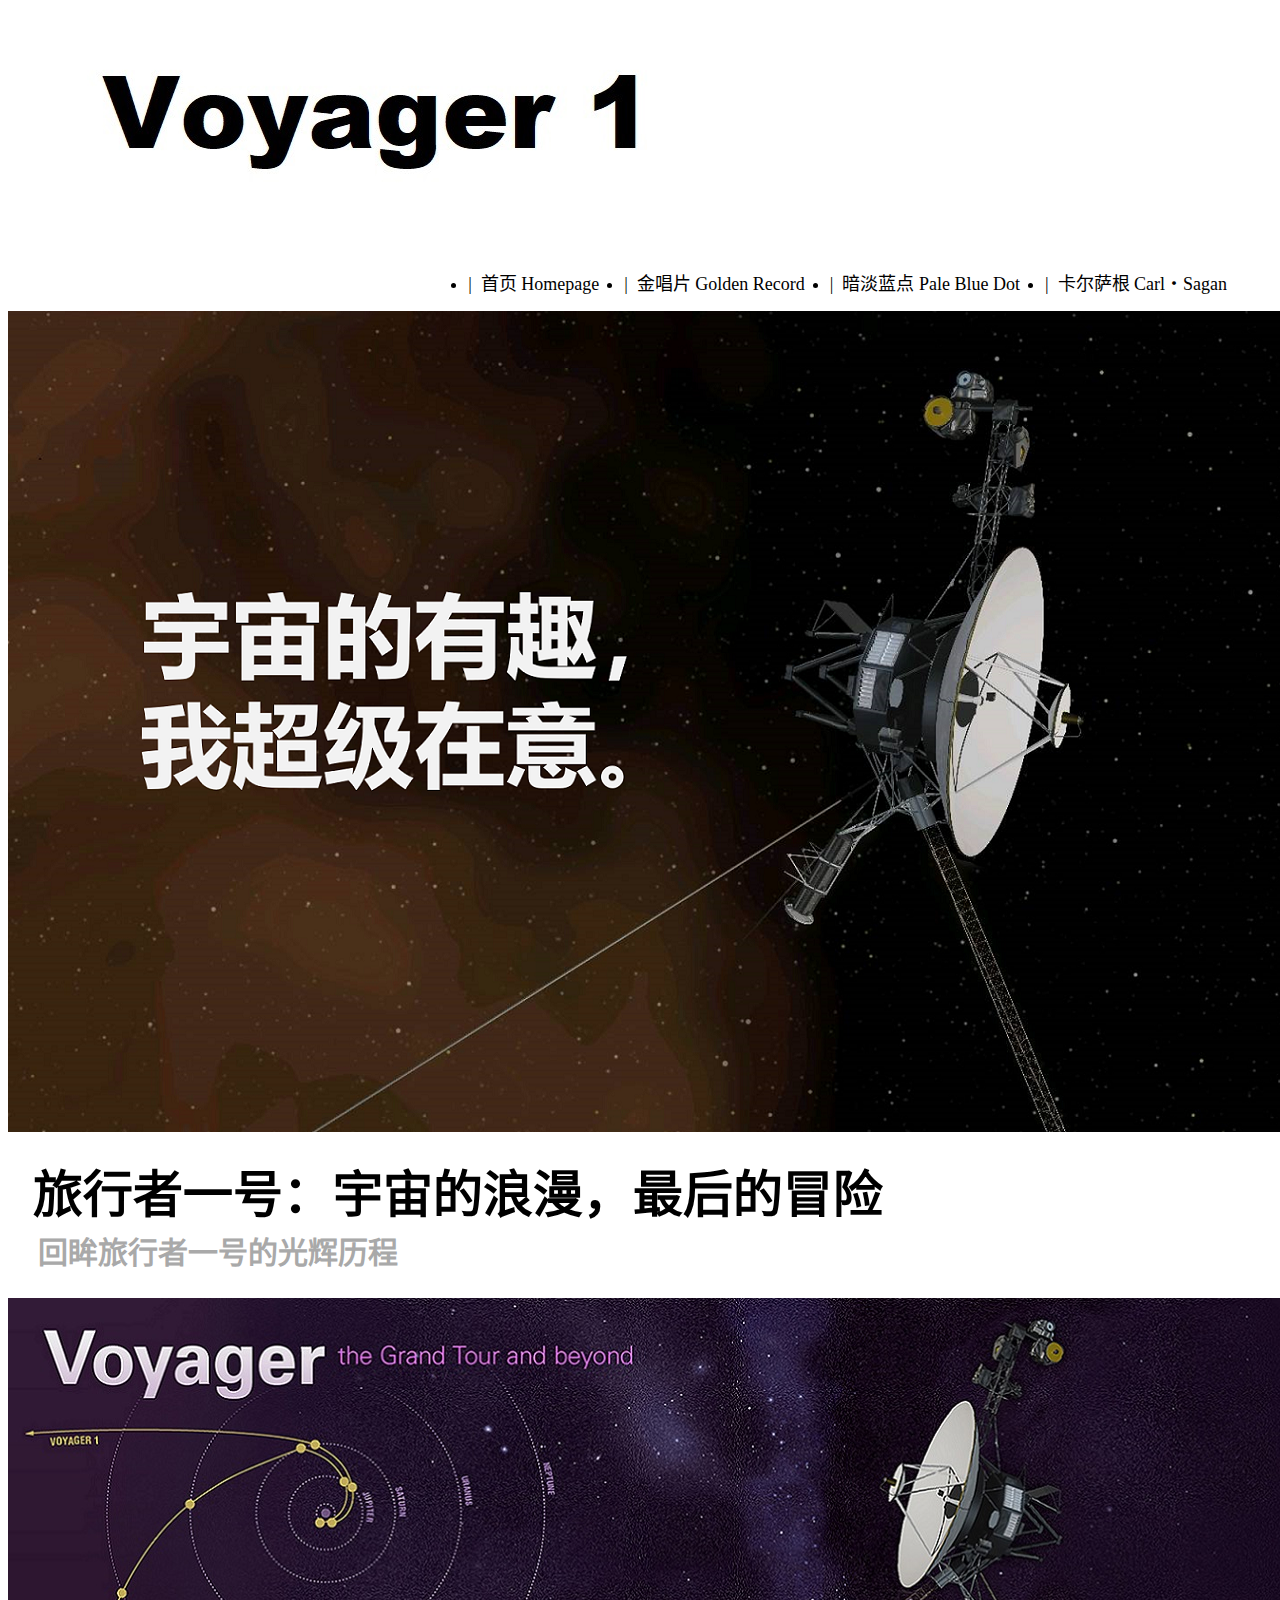
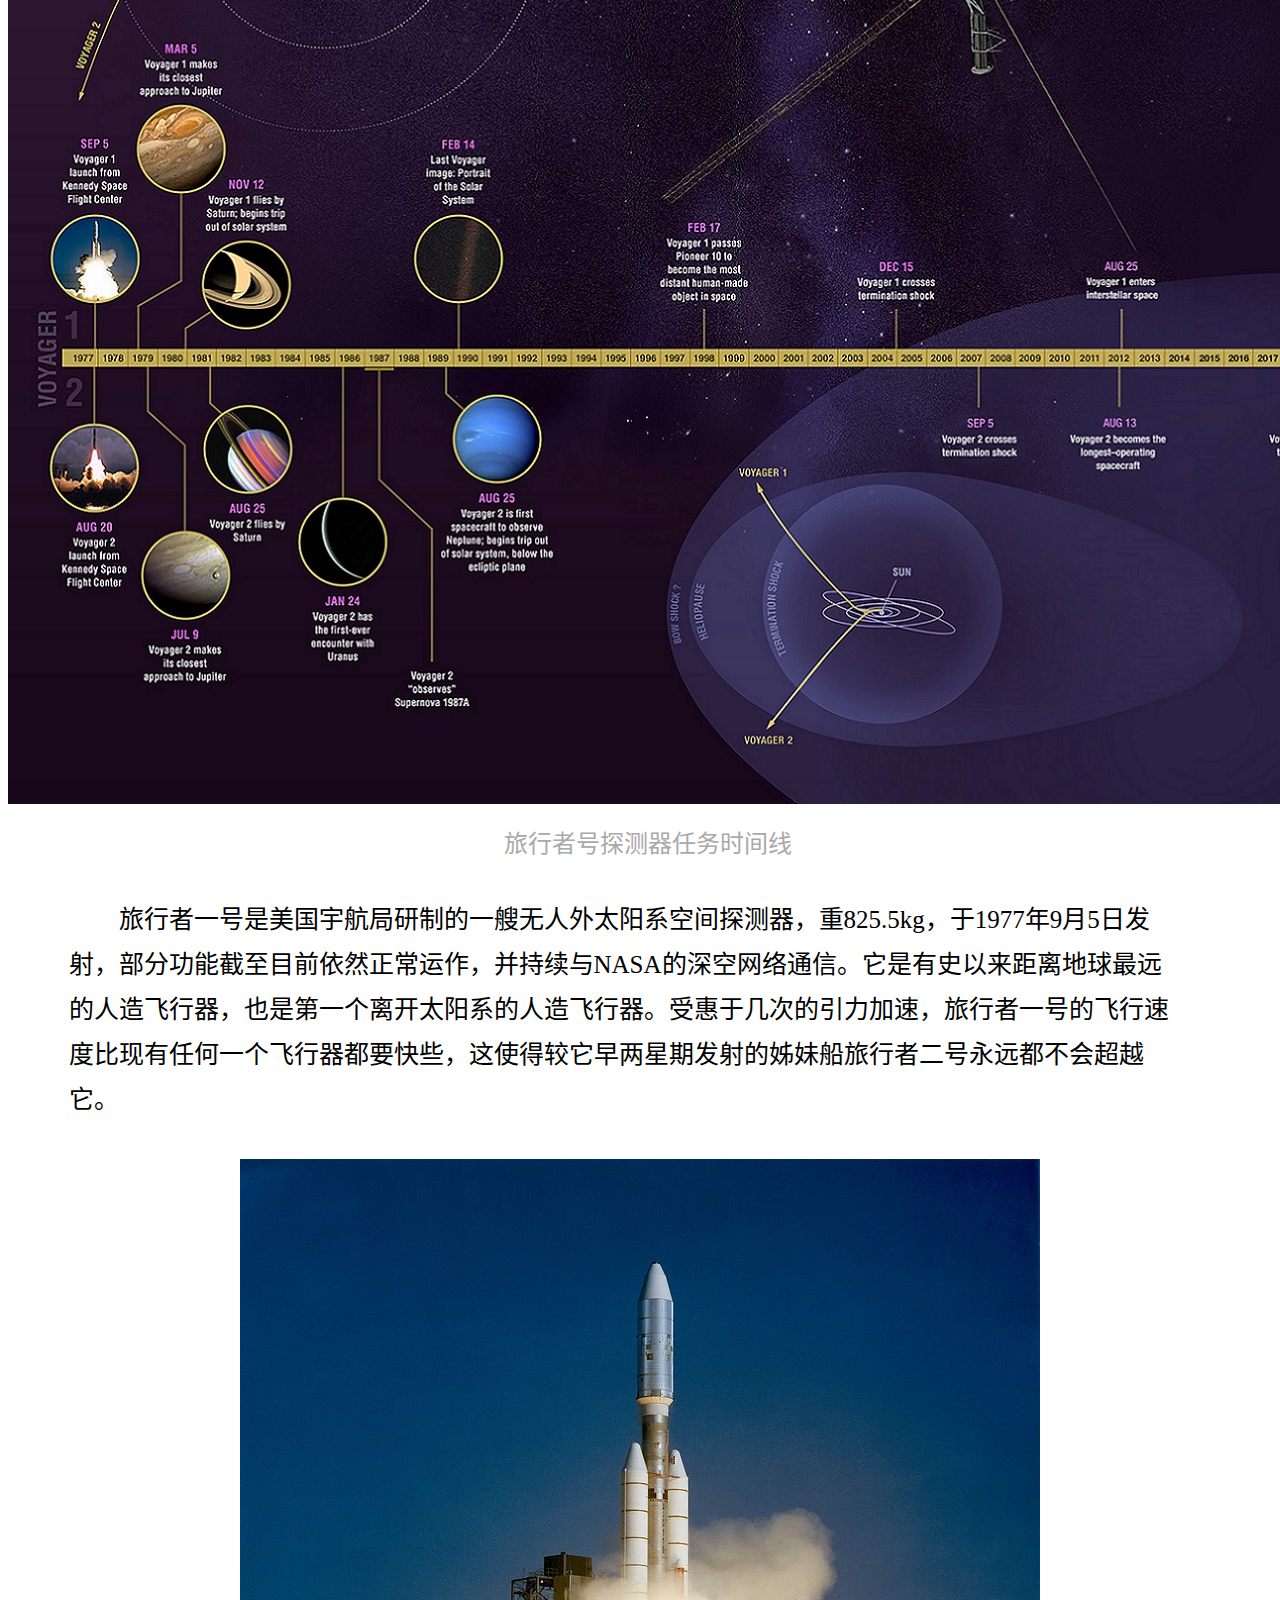
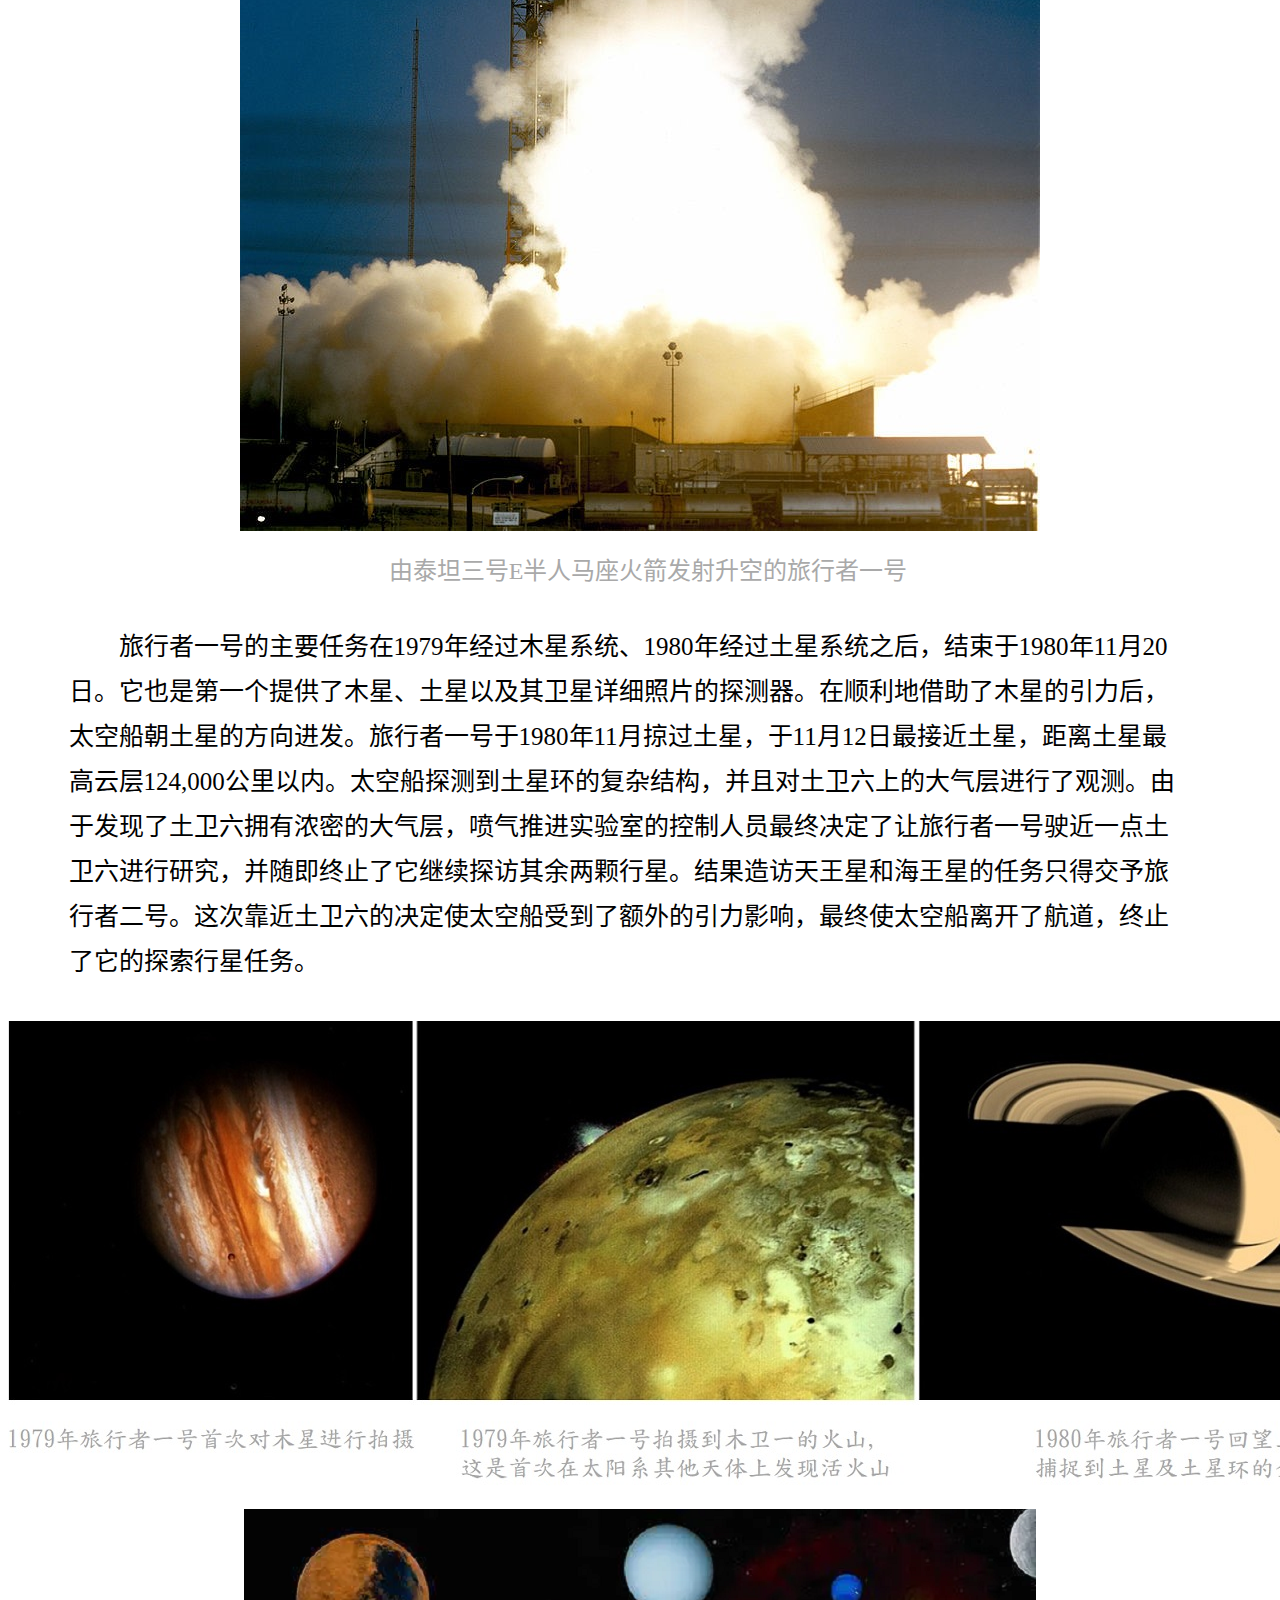
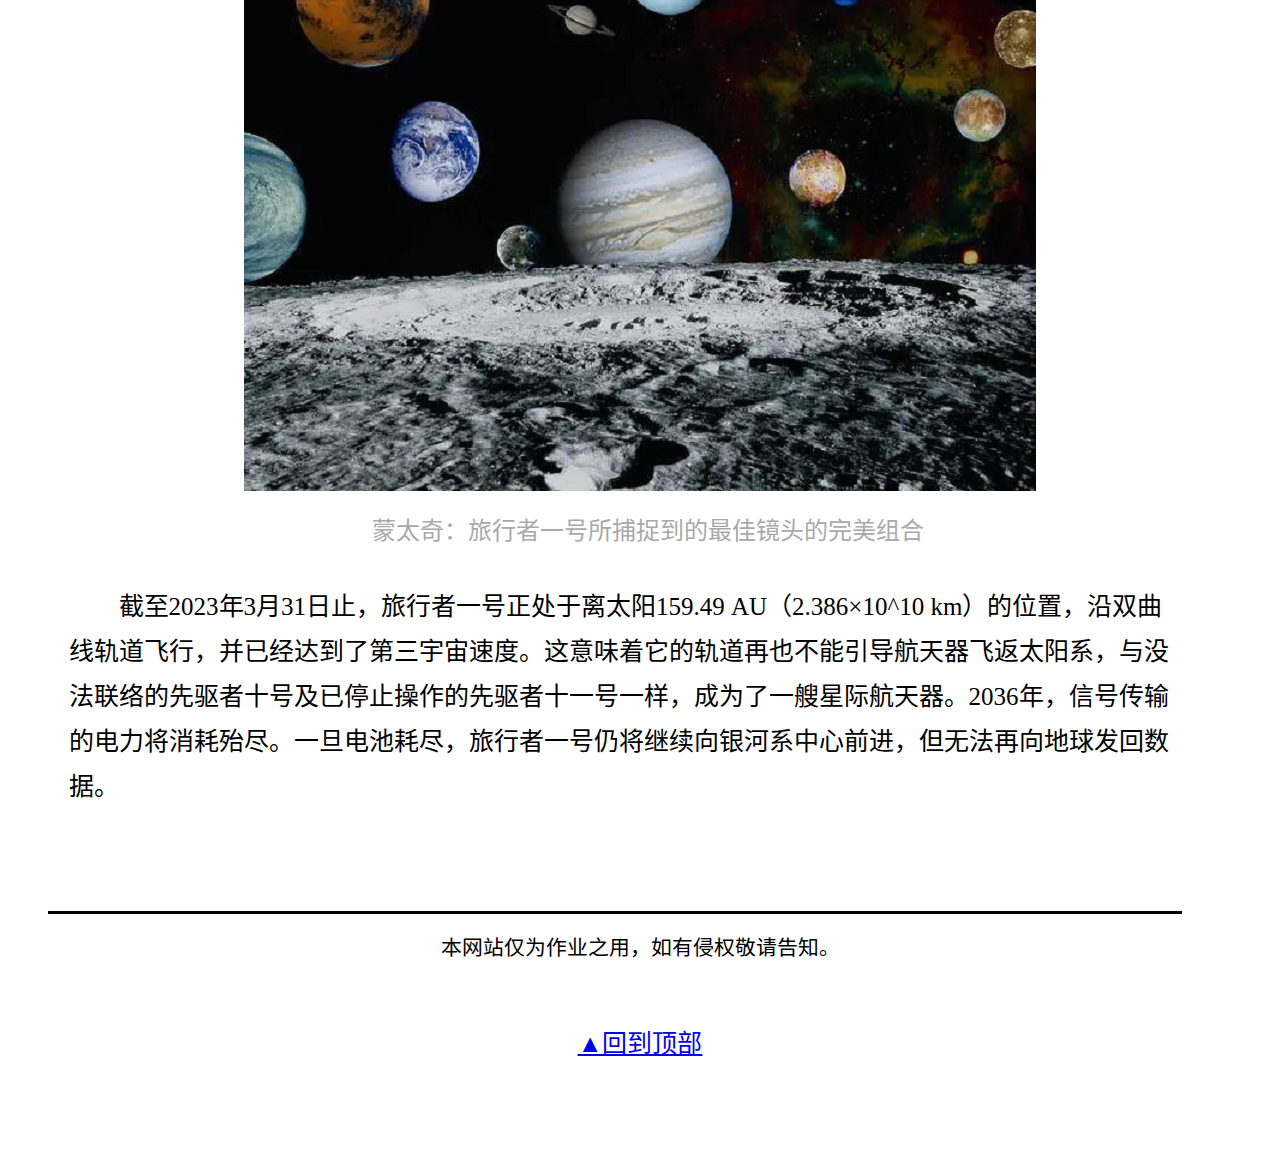
<file: index.html>
<!DOCTYPE html>
<html lang="zh-CN">
    <head>
        <meta charset="utf-8">   <!-- utf-8中文编码 -->
        <title>Voyager1</title>  <!-- 网页标题 -->
        <meta name="viewport" content="width=device-width, initial-scale=1.0"><!-- 指定萤幕宽度为装置宽度，画面载入初始缩放比例100%-->
        <meta name="description" content="voyager1">  <!-- 提供搜寻引擎关于网页页面内的重要资讯-->
        <link rel="stylesheet" href="style.css"> <!-- 连结到style.css-->
    </head>
    
    <body>
        
         <p><a href="index.html"><img src="logo.jpg"></a></p>  <!-- 置入logo图片-->
        
          <header>
            <nav class="navigation"> <!-- 导览列设定开始-->
               <ul>
                   <li><a href="index.html">|&nbsp;&nbsp;首页 Homepage</a></li>
                   <li><a href="sound.html">|&nbsp;&nbsp;金唱片 Golden Record</a></li>
                   <li><a href="dot.html">|&nbsp;&nbsp;暗淡蓝点 Pale Blue Dot</a></li>
                   <li><a href="carl.html">|&nbsp;&nbsp;卡尔萨根 Carl‧Sagan</a></li>
                </ul>
            </nav>                   <!-- 导览列设定结束-->
        </header>
            
        <div class="mainvisual">    <!-- 视觉主图设定-->
                <img src="main.jpg">
        </div>
        
        <h1>旅行者一号：宇宙的浪漫，最后的冒险</h1>
        
        <h2>回眸旅行者一号的光辉历程</h2>
        
        <div class="mainvisual">    <!-- 视觉主图设定-->
        <img src="index1.jpg">     <!-- 视觉主图设定-->
            </div>
        
        <div class="description">
        <font face="DFKai-sb" size=5.5 color="#A9A9A9" >旅行者号探测器任务时间线</font>
             </div>
        
        <div class=font>
        <p align="left">旅行者一号是美国宇航局研制的一艘无人外太阳系空间探测器，重825.5kg，于1977年9月5日发射，部分功能截至目前依然正常运作，并持续与NASA的深空网络通信。它是有史以来距离地球最远的人造飞行器，也是第一个离开太阳系的人造飞行器。受惠于几次的引力加速，旅行者一号的飞行速度比现有任何一个飞行器都要快些，这使得较它早两星期发射的姊妹船旅行者二号永远都不会超越它。</p>
        </div>
            
        <div class="picture">
            <img src="index2.jpg">
        </div>
        
        <div class="description">
        <font face="DFKai-sb" size=5.5 color="#A9A9A9" >由泰坦三号E半人马座火箭发射升空的旅行者一号</font>
        </div>
        
        <div class=font>    
        <p>旅行者一号的主要任务在1979年经过木星系统、1980年经过土星系统之后，结束于1980年11月20日。它也是第一个提供了木星、土星以及其卫星详细照片的探测器。在顺利地借助了木星的引力后，太空船朝土星的方向进发。旅行者一号于1980年11月掠过土星，于11月12日最接近土星，距离土星最高云层124,000公里以内。太空船探测到土星环的复杂结构，并且对土卫六上的大气层进行了观测。由于发现了土卫六拥有浓密的大气层，喷气推进实验室的控制人员最终决定了让旅行者一号驶近一点土卫六进行研究，并随即终止了它继续探访其余两颗行星。结果造访天王星和海王星的任务只得交予旅行者二号。这次靠近土卫六的决定使太空船受到了额外的引力影响，最终使太空船离开了航道，终止了它的探索行星任务。</p>
        </div>
        
        <div class="picture">
        <img src="index3-5.jpg">
            </div>
        <br>
        
        
        <div class="picture">
            <img src="index6.jpg">
        </div>
        <div class="description">
        <font face="DFKai-sb" size=5.5 color="#A9A9A9" >蒙太奇：旅行者一号所捕捉到的最佳镜头的完美组合</font>
        </div>
        
        <div class=font> 
        <p>截至2023年3月31日止，旅行者一号正处于离太阳159.49 AU（2.386×10^10 km）的位置，沿双曲线轨道飞行，并已经达到了第三宇宙速度。这意味着它的轨道再也不能引导航天器飞返太阳系，与没法联络的先驱者十号及已停止操作的先驱者十一号一样，成为了一艘星际航天器。2036年，信号传输的电力将消耗殆尽。一旦电池耗尽，旅行者一号仍将继续向银河系中心前进，但无法再向地球发回数据。</p>
        </div>
        
        <footer>
			<p class="copyright"><small>本网站仅为作业之用，如有侵权敬请告知。</small></p>
            <div align=center><p class="pagetop"><a href="#top">▲回到顶部</a></p>
            </div>
        </footer>
    </body>
</html>
</file>
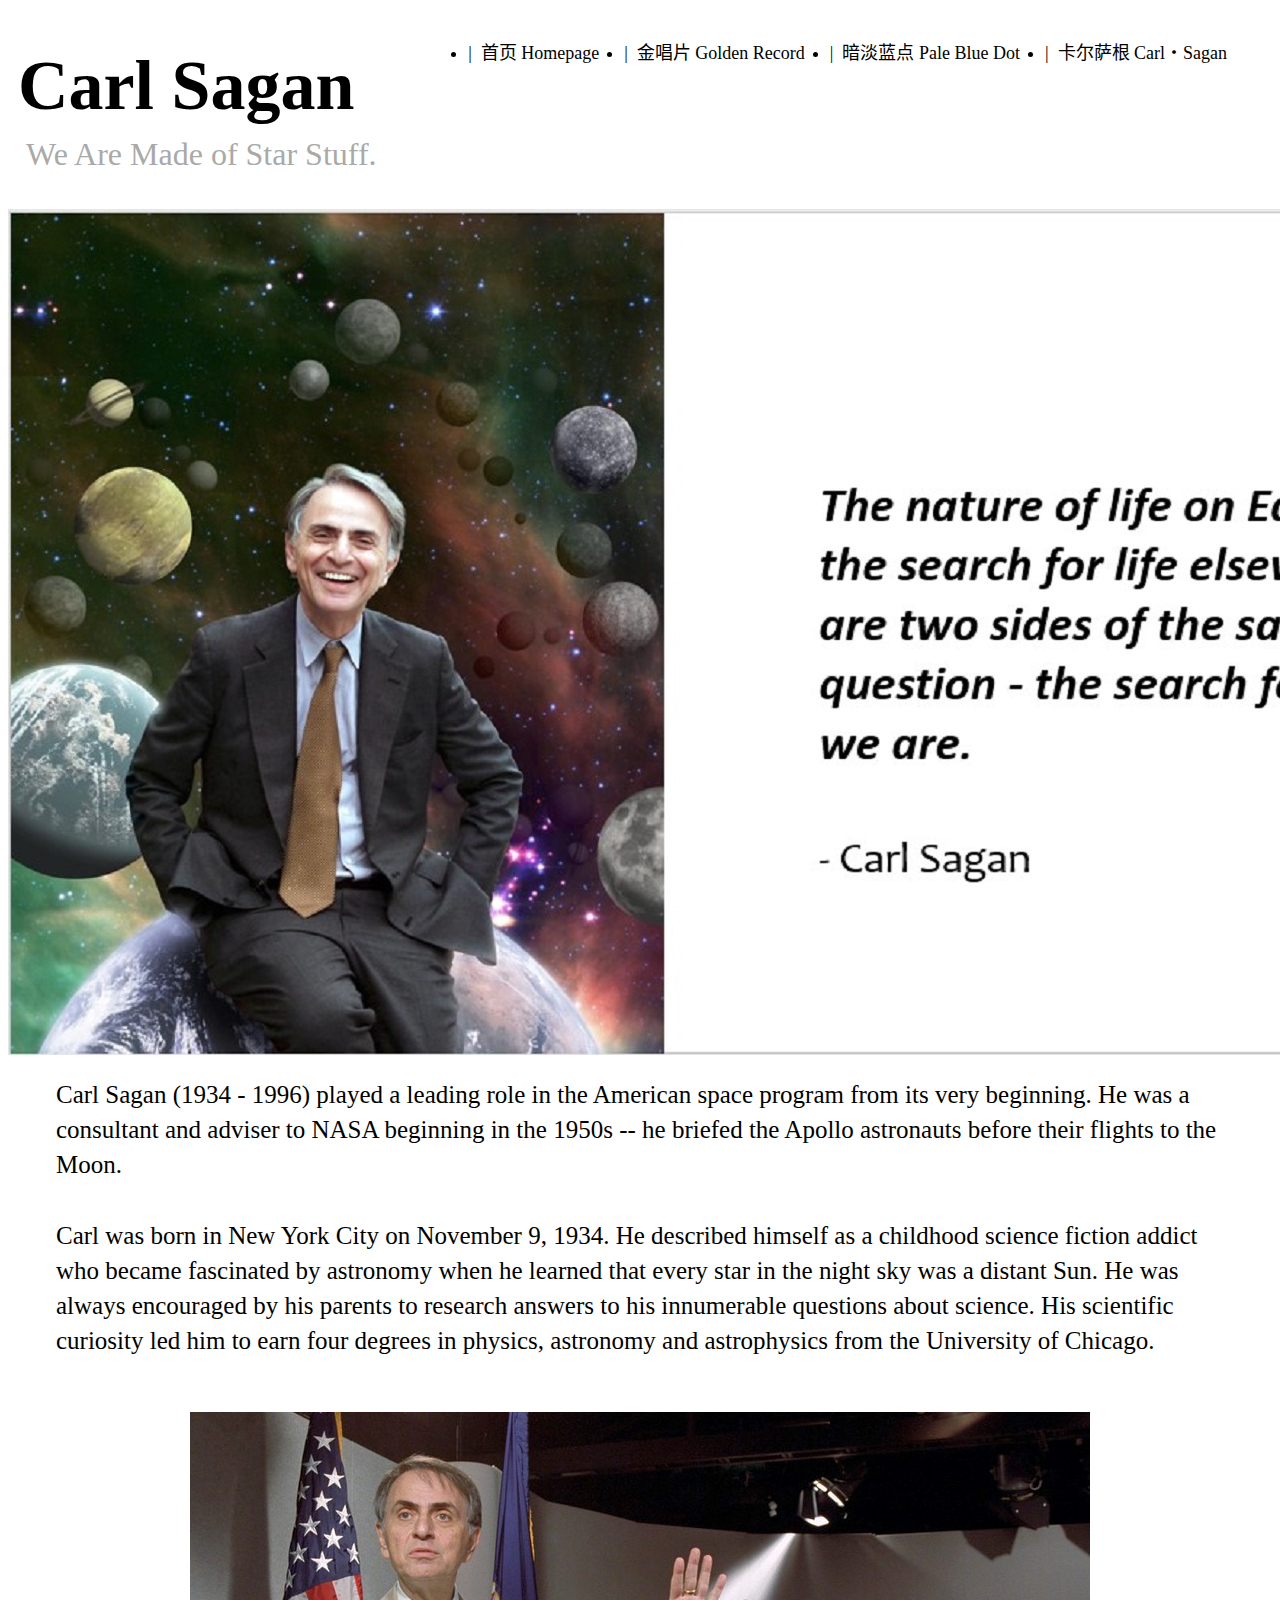
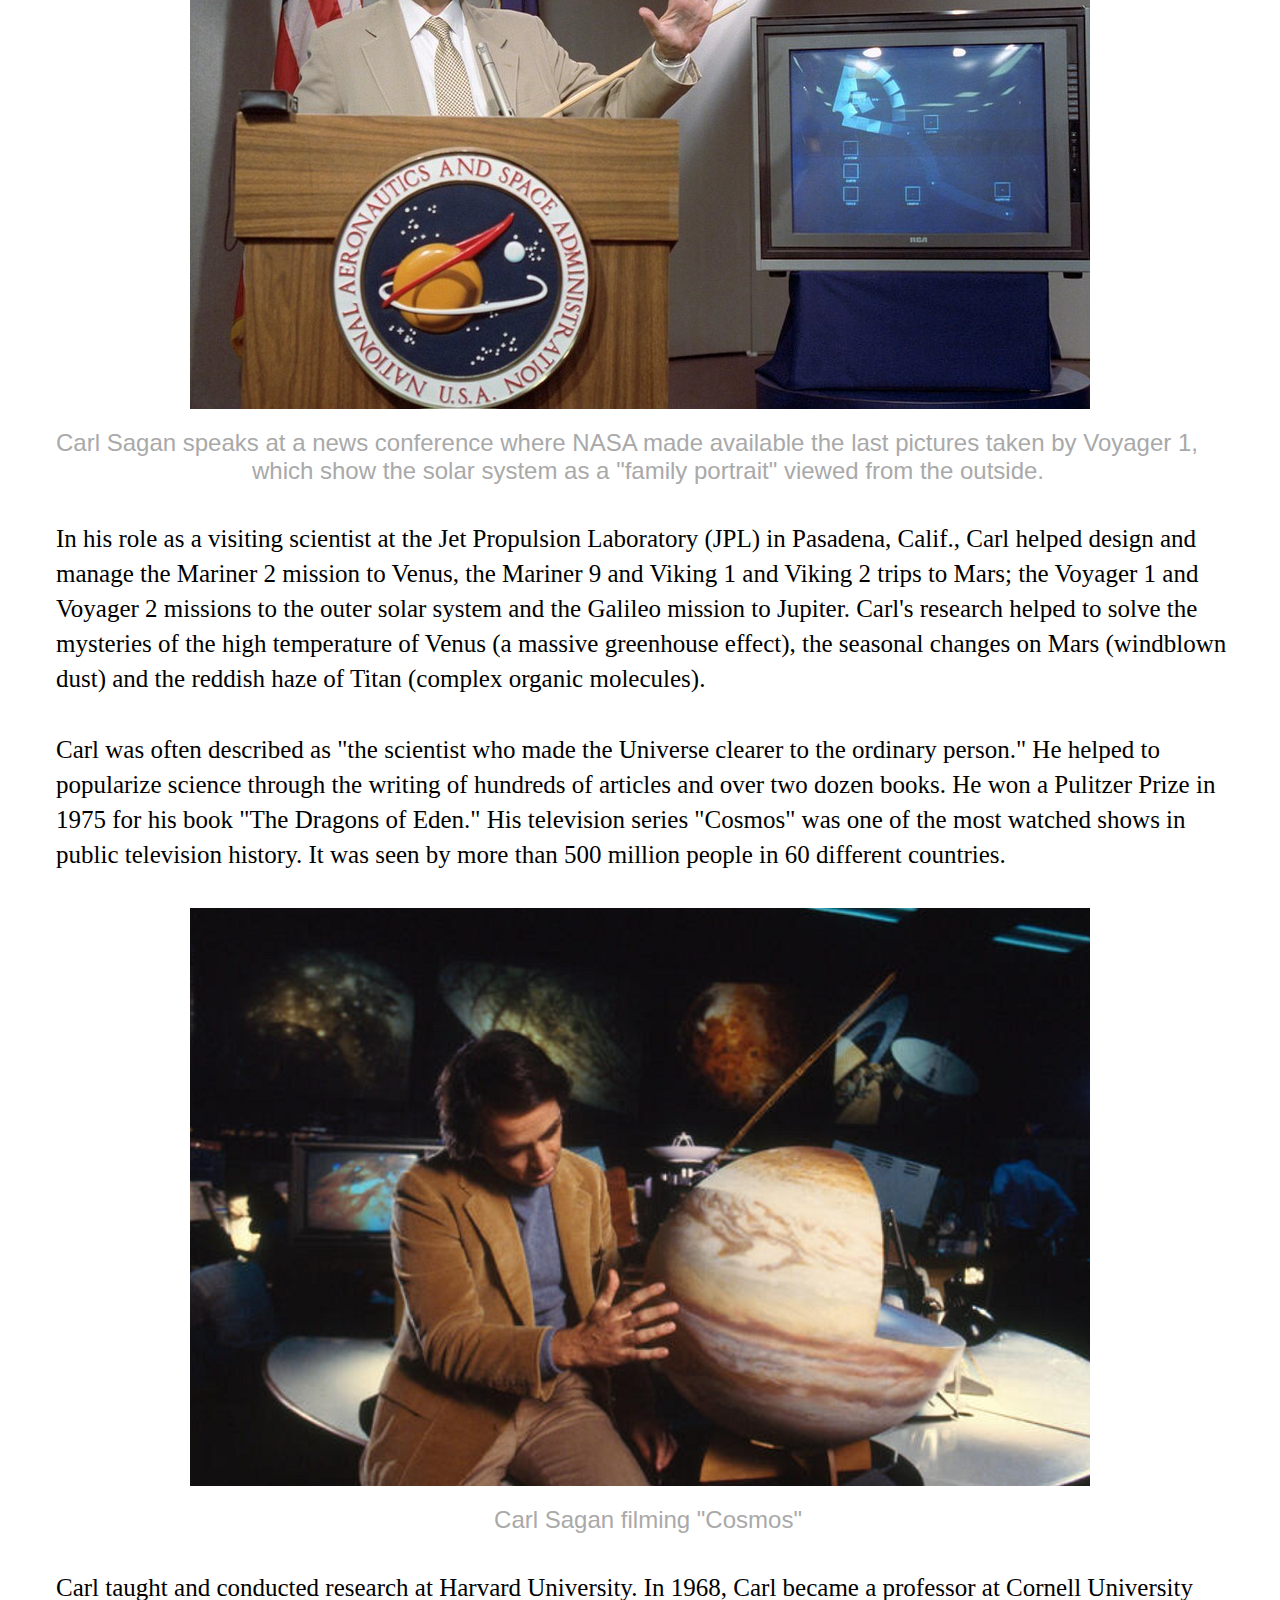
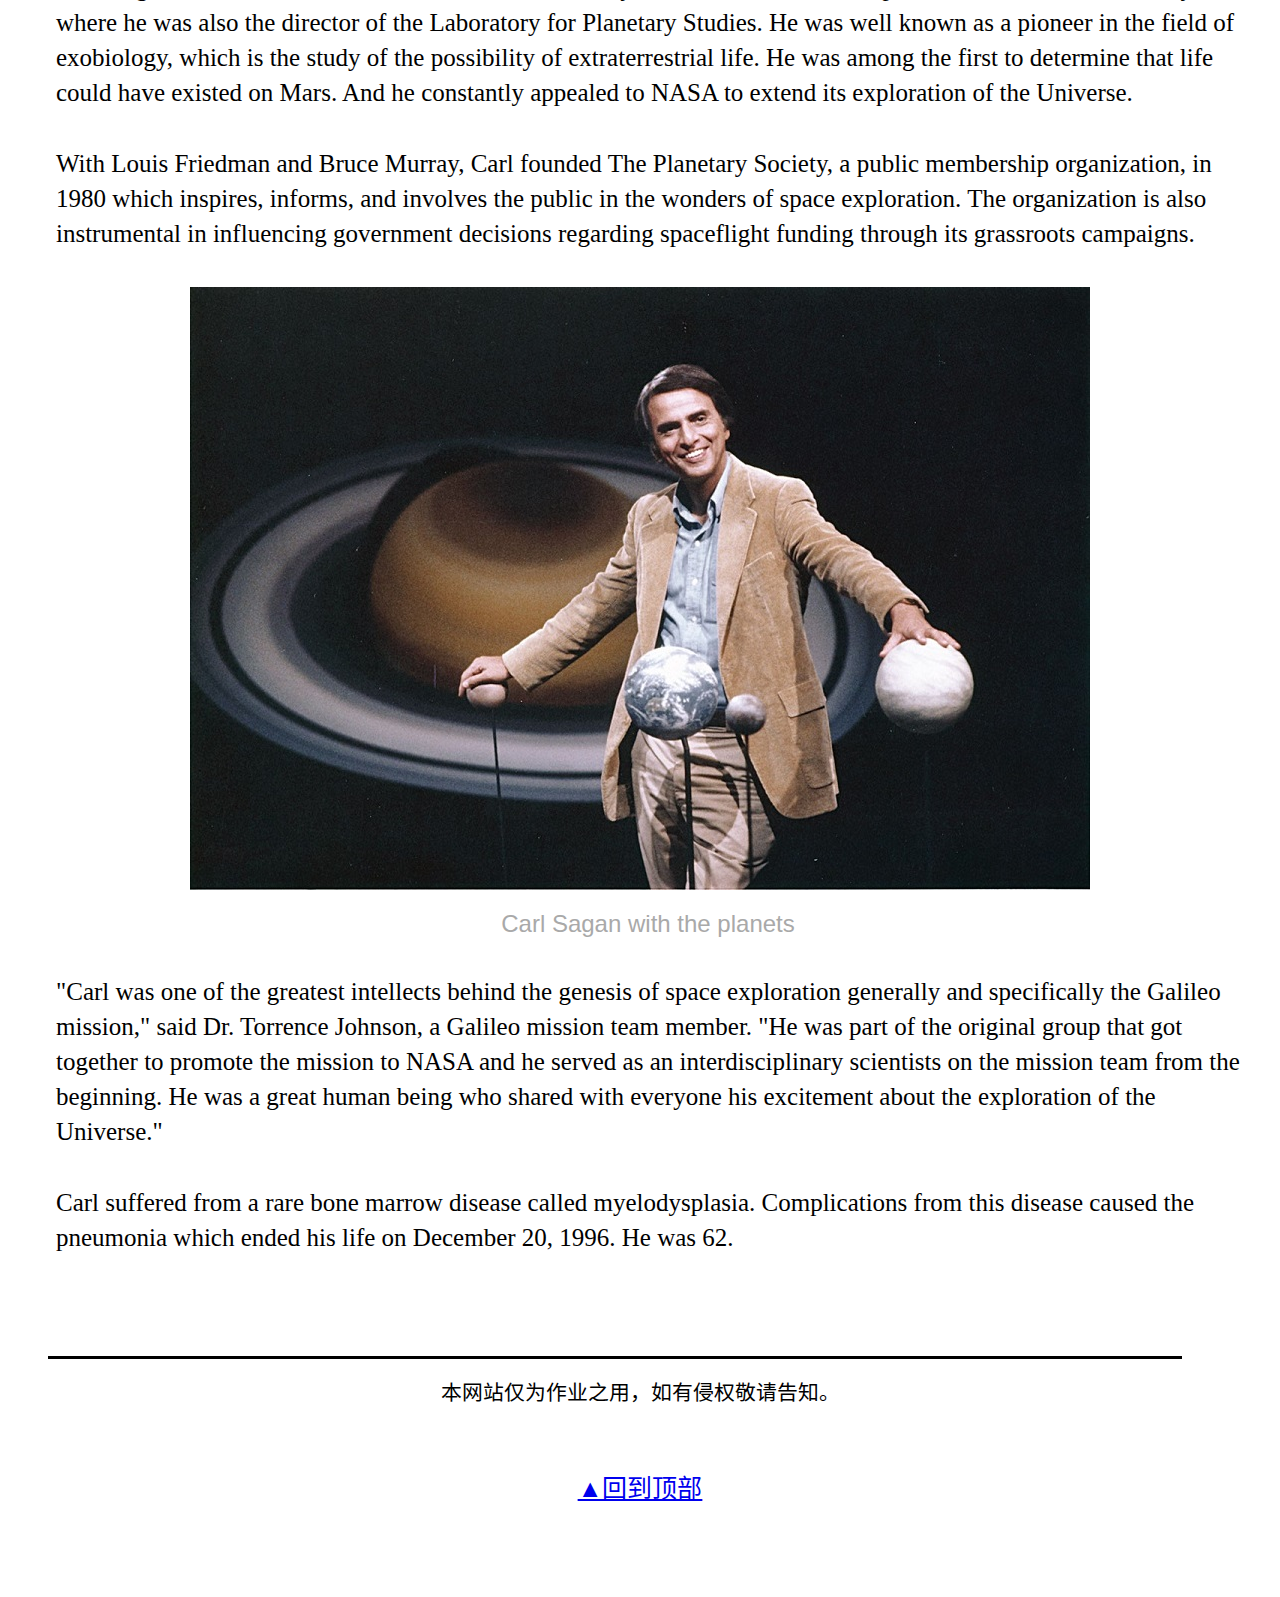
<file: carl.html>
<!DOCTYPE html>
<html lang="zh-CN">
    <head>
        <meta charset="utf-8">   <!-- utf-8中文编码 -->
        <title>Carl Sagan</title>  <!-- 网页标题 -->
        <meta name="viewport" content="width=device-width, initial-scale=1.0"><!-- 指定萤幕宽度为装置宽度，画面载入初始缩放比例100%-->
        <meta name="description" content="voyager1">  <!-- 提供搜寻引擎关于网页页面内的重要资讯-->
        <link rel="stylesheet" href="style.css"> <!-- 连结到style.css-->
    </head>
    
    <body>
    
          <header>
            <nav class="navigation"> <!-- 导览列设定开始-->
               <ul>
                   <li><a href="index.html">|&nbsp;&nbsp;首页 Homepage</a></li>
                   <li><a href="sound.html">|&nbsp;&nbsp;金唱片 Golden Record</a></li>
                   <li><a href="dot.html">|&nbsp;&nbsp;暗淡蓝点 Pale Blue Dot</a></li>
                   <li><a href="carl.html">|&nbsp;&nbsp;卡尔萨根 Carl‧Sagan</a></li>
                </ul>
            </nav>                   <!-- 导览列设定结束-->
        </header>
        <br>
        
    <h3>Carl Sagan</h3> 
       
    <font face="Arial black" size=6 color="#A9A9A9" style="margin-left:18px">We Are Made of Star Stuff.</font> 
    <br><br><br>
    <div class="picture">
        <img src="carl.jpg">
        </div> 
    <br>
    
    <div class=font>    
    <p3>Carl Sagan (1934 - 1996) played a leading role in the American space program from its very beginning. He was a consultant and adviser to NASA beginning in the 1950s -- he briefed the Apollo astronauts before their flights to the Moon.</p3> 
        
    <br><br><br>    
    
    <p3>Carl was born in New York City on November 9, 1934. He described himself as a childhood science fiction addict who became fascinated by astronomy when he learned that every star in the night sky was a distant Sun. He was always encouraged by his parents to research answers to his innumerable questions about science. His scientific curiosity led him to earn four degrees in physics, astronomy and astrophysics from the University of Chicago.</p3> 
    </div>
    <br><br><br> 
    
    <div class="picture">
    <img src="carl1.jpg">
    </div> 
    <div class="description">
    <font face="Arial" size=5.5 color="#A9A9A9" >Carl Sagan speaks at a news conference where NASA made available the last pictures taken by Voyager 1, which show the solar system as a "family portrait" viewed from the outside. </font>    
        </div>
    <br><br>
        
    <div class=font>    
    <p3>In his role as a visiting scientist at the Jet Propulsion Laboratory (JPL) in Pasadena, Calif., Carl helped design and manage the Mariner 2 mission to Venus, the Mariner 9 and Viking 1 and Viking 2 trips to Mars; the Voyager 1 and Voyager 2 missions to the outer solar system and the Galileo mission to Jupiter. Carl's research helped to solve the mysteries of the high temperature of Venus (a massive greenhouse effect), the seasonal changes on Mars (windblown dust) and the reddish haze of Titan (complex organic molecules).</p3>
    <br><br><br> 
    
    <p3>Carl was often described as "the scientist who made the Universe clearer to the ordinary person." He helped to popularize science through the writing of hundreds of articles and over two dozen books. He won a Pulitzer Prize in 1975 for his book "The Dragons of Eden." His television series "Cosmos" was one of the most watched shows in public television history. It was seen by more than 500 million people in 60 different countries.</p3>
    <br><br><br> 
    </div>
        
    <div class="picture">
    <img src="carl2.png">
    </div> 
    <div class="description">
    <font face="Arial" size=5.5 color="#A9A9A9" >Carl Sagan filming "Cosmos" </font>    
        </div>
    <br><br>
    
    <div class=font>    
    <p3>Carl taught and conducted research at Harvard University. In 1968, Carl became a professor at Cornell University where he was also the director of the Laboratory for Planetary Studies. He was well known as a pioneer in the field of exobiology, which is the study of the possibility of extraterrestrial life. He was among the first to determine that life could have existed on Mars. And he constantly appealed to NASA to extend its exploration of the Universe.</p3>
    <br><br><br> 
    
    <p3>With Louis Friedman and Bruce Murray, Carl founded The Planetary Society, a public membership organization, in 1980 which inspires, informs, and involves the public in the wonders of space exploration. The organization is also instrumental in influencing government decisions regarding spaceflight funding through its grassroots campaigns.</p3>    
    <br><br><br>     
    </div>
        
    <div class="picture">
    <img src="carl3.jpg">
    </div> 
    <div class="description">
    <font face="Arial" size=5.5 color="#A9A9A9" >Carl Sagan with the planets</font>  
        </div>    
    <br><br>
    
     <div class=font>     
    <p3>"Carl was one of the greatest intellects behind the genesis of space exploration generally and specifically the Galileo mission," said Dr. Torrence Johnson, a Galileo mission team member. "He was part of the original group that got together to promote the mission to NASA and he served as an interdisciplinary scientists on the mission team from the beginning. He was a great human being who shared with everyone his excitement about the exploration of the Universe."</p3>    
    <br><br><br>     
    
    <p3>Carl suffered from a rare bone marrow disease called myelodysplasia. Complications from this disease caused the pneumonia which ended his life on December 20, 1996. He was 62.</p3>    
    <br><br><br>   
        </div>   
        <footer>
			<p class="copyright"><small>本网站仅为作业之用，如有侵权敬请告知。</small></p>
            <p class="pagetop"><a href="#top">▲回到顶部</a></p>
        </footer>
    </body>
</html>
</file>
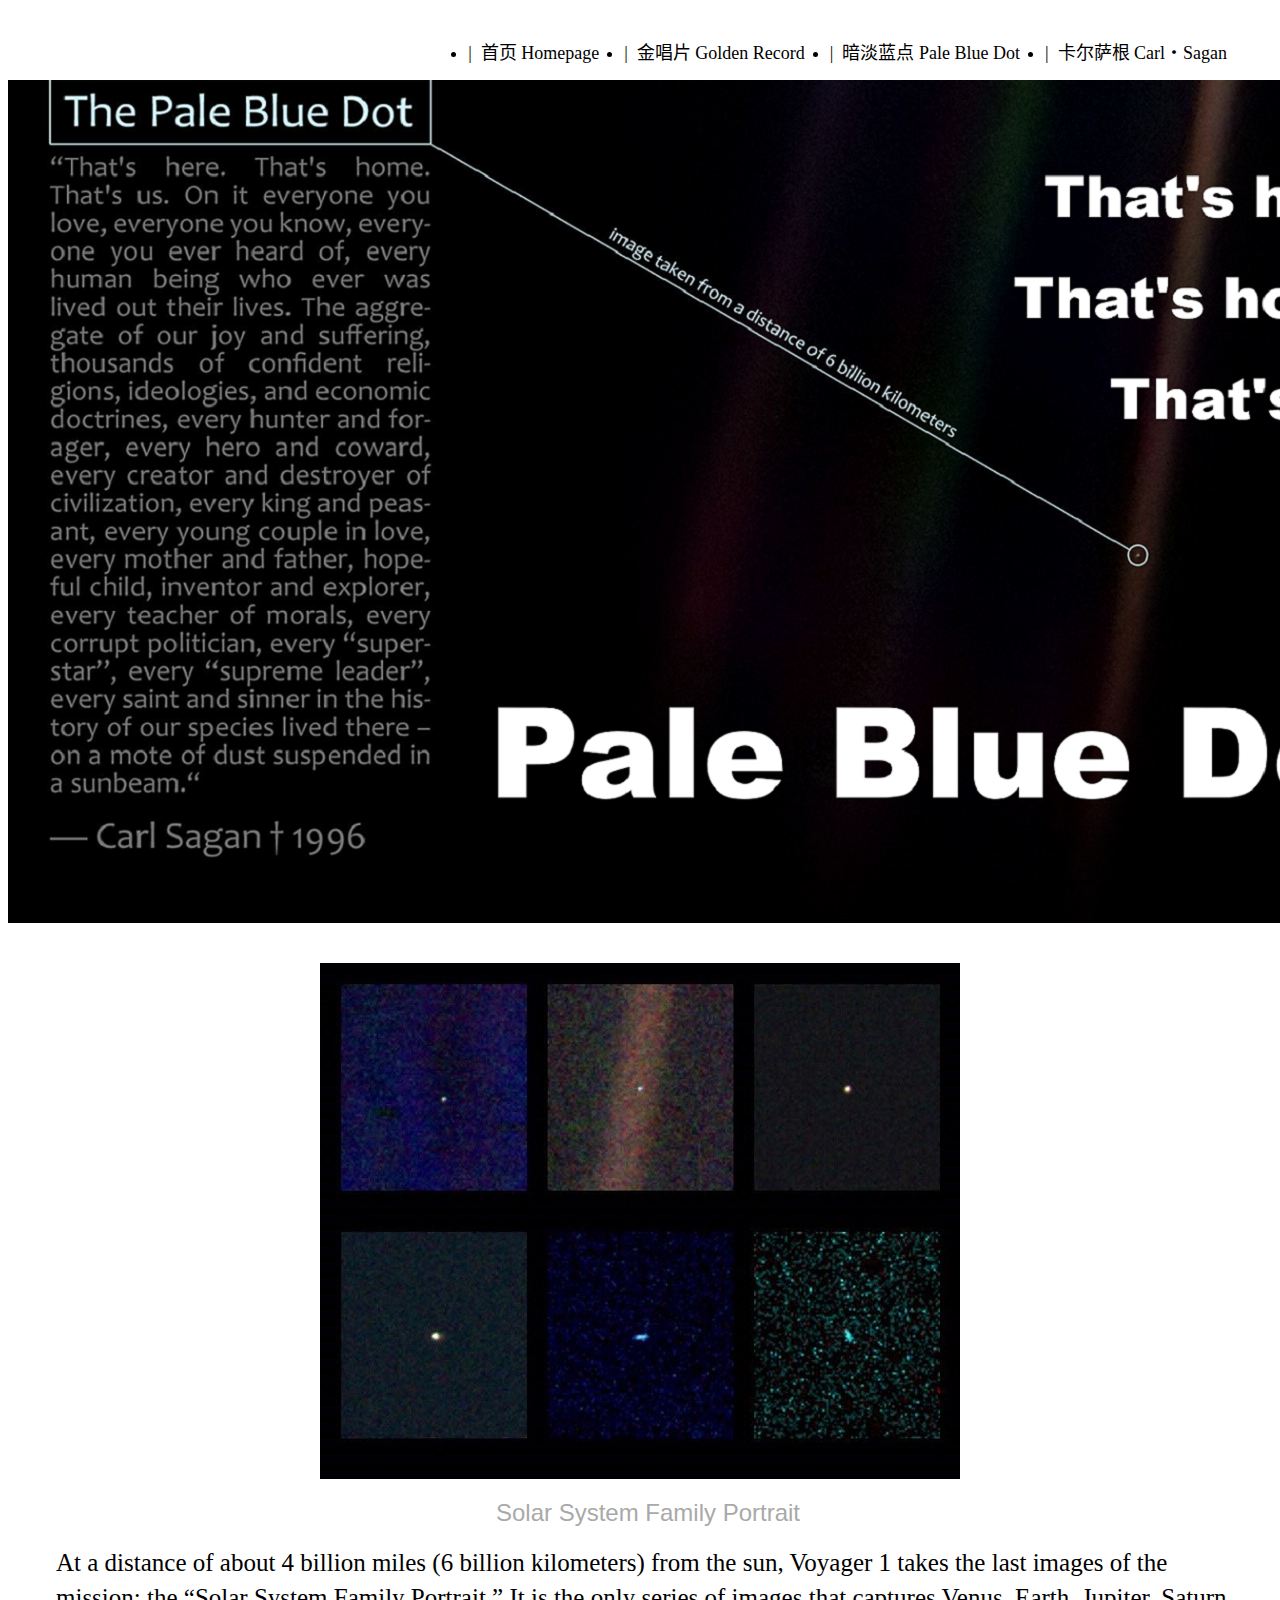
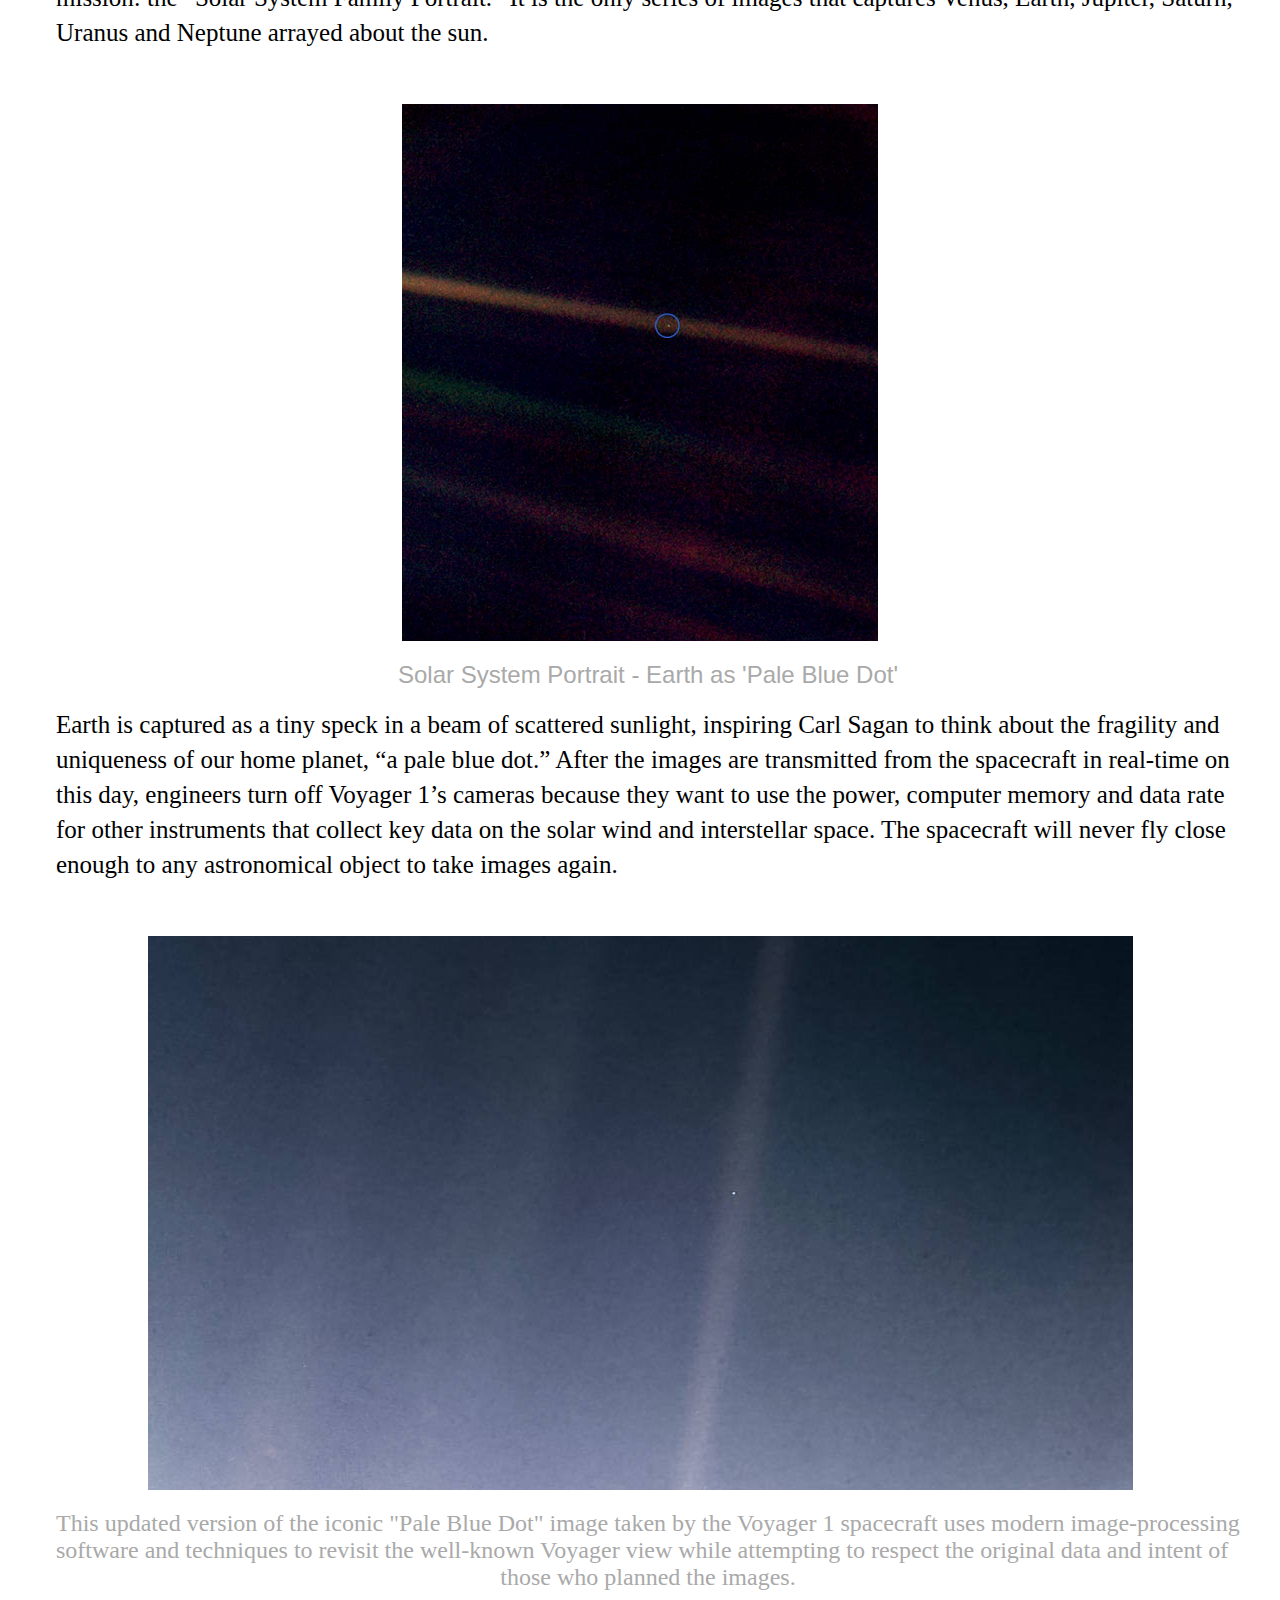
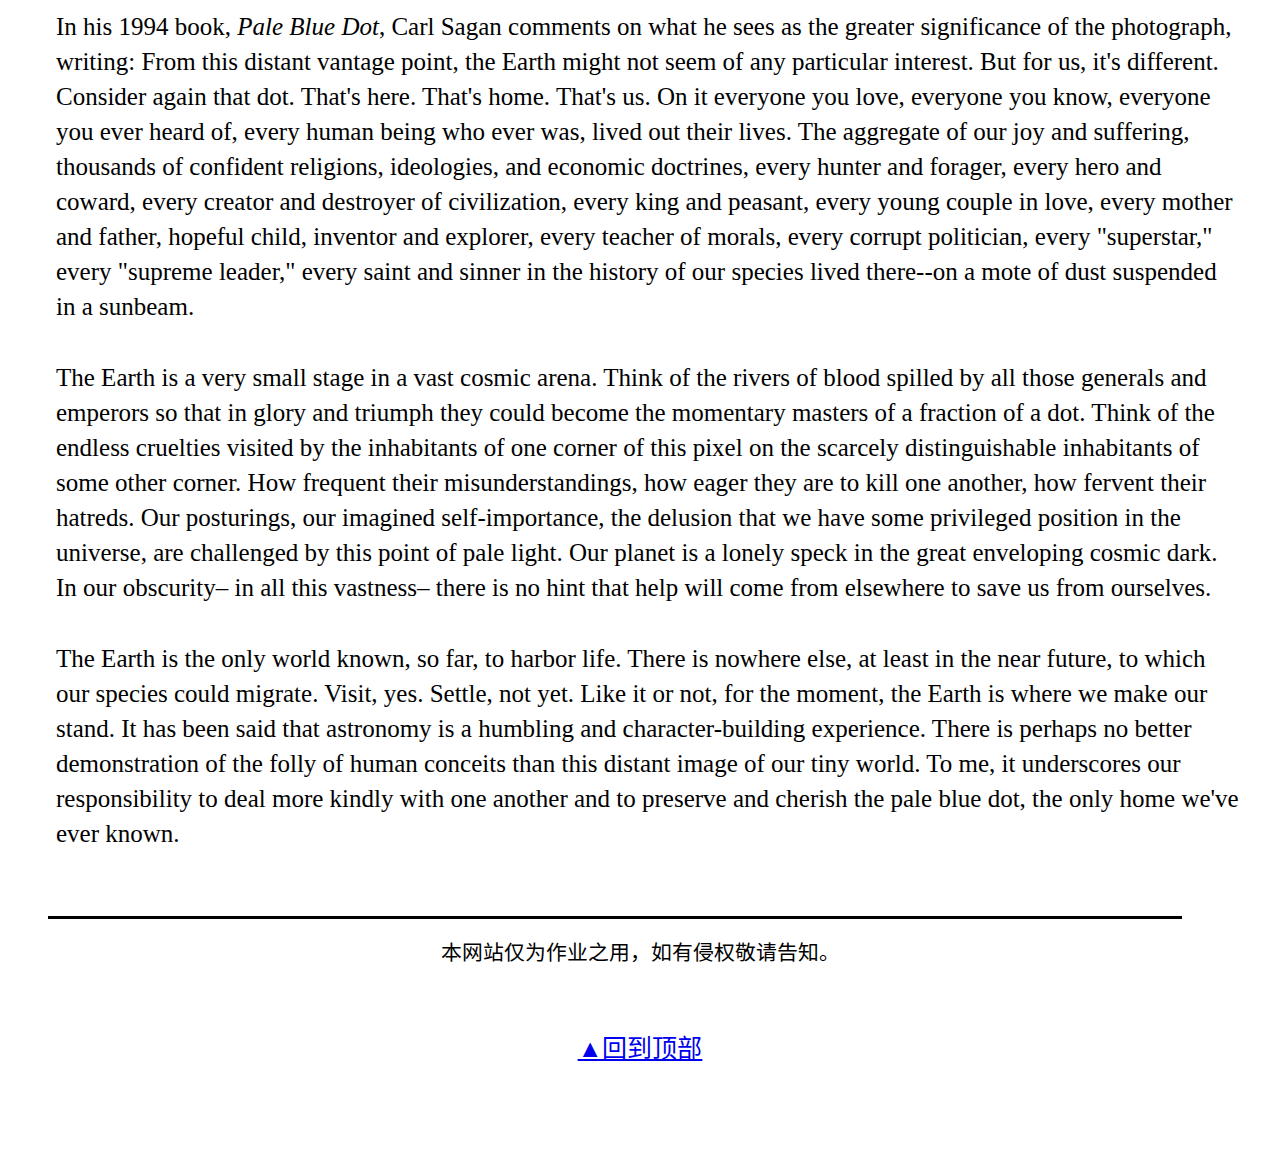
<file: dot.html>
<!DOCTYPE html>
<html lang="zh-CN">
    <head>
        <meta charset="utf-8">   <!-- utf-8中文编码 -->
        <title>Pale Blue Dot</title>  <!-- 网页标题 -->
        <meta name="viewport" content="width=device-width, initial-scale=1.0"><!-- 指定萤幕宽度为装置宽度，画面载入初始缩放比例100%-->
        <meta name="description" content="voyager1">  <!-- 提供搜寻引擎关于网页页面内的重要资讯-->
        <link rel="stylesheet" href="style.css"> <!-- 连结到style.css-->
    </head>
    
    <body>
        
          <header>
            <nav class="navigation"> <!-- 导览列设定开始-->
               <ul>
                   <li><a href="index.html">|&nbsp;&nbsp;首页 Homepage</a></li>
                   <li><a href="sound.html">|&nbsp;&nbsp;金唱片 Golden Record</a></li>
                   <li><a href="dot.html">|&nbsp;&nbsp;暗淡蓝点 Pale Blue Dot</a></li>
                   <li><a href="carl.html">|&nbsp;&nbsp;卡尔萨根 Carl‧Sagan</a></li>
                </ul>
            </nav>                   <!-- 导览列设定结束-->
        </header>
        <br><br><br>
    <div class="mainvisual">
        <img src="dot.jpg">
        </div>
    <br><br>
        
    <div class="picture">
        <img src="dot1.jpg">
        </div>
        
    <div class="description">
    <font face="Arial" size=5.5 color="#A9A9A9" >Solar System Family Portrait</font>
        </div>
        <br>
    <div class=font>
    <p3>At a distance of about 4 billion miles (6 billion kilometers) from the sun, Voyager 1 takes the last images of the mission: the “Solar System Family Portrait.” It is the only series of images that captures Venus, Earth, Jupiter, Saturn, Uranus and Neptune arrayed about the sun. </p3>
        </div>
        <br><br><br>
    
    <div class="picture">
        <img src="dot2.jpg">
        </div>
        
    <div class="description">
    <font face="Arial" size=5.5 color="#A9A9A9" >Solar System Portrait - Earth as 'Pale Blue Dot'</font>    
        </div>
    <br>
    <div class=font>    
    <p3>Earth is captured as a tiny speck in a beam of scattered sunlight, inspiring Carl Sagan to think about the fragility and uniqueness of our home planet, “a pale blue dot.” After the images are transmitted from the spacecraft in real-time on this day, engineers turn off Voyager 1’s cameras because they want to use the power, computer memory and data rate for other instruments that collect key data on the solar wind and interstellar space. The spacecraft will never fly close enough to any astronomical object to take images again. </p3>
        </div>    

        <br><br><br>
    
    <div class="picture">
        <img src="dot3.jpg">
        </div>
        
    <div class="description">
    <font face="Cambria" size=5.5 color="#A9A9A9" >This updated version of the iconic "Pale Blue Dot" image taken by the Voyager 1 spacecraft uses modern image-processing software and techniques to revisit the well-known Voyager view while attempting to respect the original data and intent of those who planned the images.</font>    
    </div>
    <br>
    <div class=font>
    <p3>In his 1994 book,<i> Pale Blue Dot</i>, Carl Sagan comments on what he sees as the greater significance of the photograph, writing:
    From this distant vantage point, the Earth might not seem of any particular interest. But for us, it's different. Consider again that dot. That's here. That's home. That's us. On it everyone you love, everyone you know, everyone you ever heard of, every human being who ever was, lived out their lives. The aggregate of our joy and suffering, thousands of confident religions, ideologies, and economic doctrines, every hunter and forager, every hero and coward, every creator and destroyer of civilization, every king and peasant, every young couple in love, every mother and father, hopeful child, inventor and explorer, every teacher of morals, every corrupt politician, every "superstar," every "supreme leader," every saint and sinner in the history of our species lived there--on a mote of dust suspended in a sunbeam.</p3>
    <br><br><br> 
        
    <p3>The Earth is a very small stage in a vast cosmic arena. Think of the rivers of blood spilled by all those generals and emperors so that in glory and triumph they could become the momentary masters of a fraction of a dot. Think of the endless cruelties visited by the inhabitants of one corner of this pixel on the scarcely distinguishable inhabitants of some other corner. How frequent their misunderstandings, how eager they are to kill one another, how fervent their hatreds. Our posturings, our imagined self-importance, the delusion that we have some privileged position in the universe, are challenged by this point of pale light. Our planet is a lonely speck in the great enveloping cosmic dark. In our obscurity– in all this vastness– there is no hint that help will come from elsewhere to save us from ourselves.</p3>
    <br><br><br>   
        
    <p3>The Earth is the only world known, so far, to harbor life. There is nowhere else, at least in the near future, to which our species could migrate. Visit, yes. Settle, not yet. Like it or not, for the moment, the Earth is where we make our stand. It has been said that astronomy is a humbling and character-building experience. There is perhaps no better demonstration of the folly of human conceits than this distant image of our tiny world. To me, it underscores our responsibility to deal more kindly with one another and to preserve and cherish the pale blue dot, the only home we've ever known.</p3>
     </div>     
        <footer>
			<p class="copyright"><small>本网站仅为作业之用，如有侵权敬请告知。</small></p>
           <p class="pagetop"><a href="#top">▲回到顶部</a></p>
        </footer>
    </body>
</html>
</file>
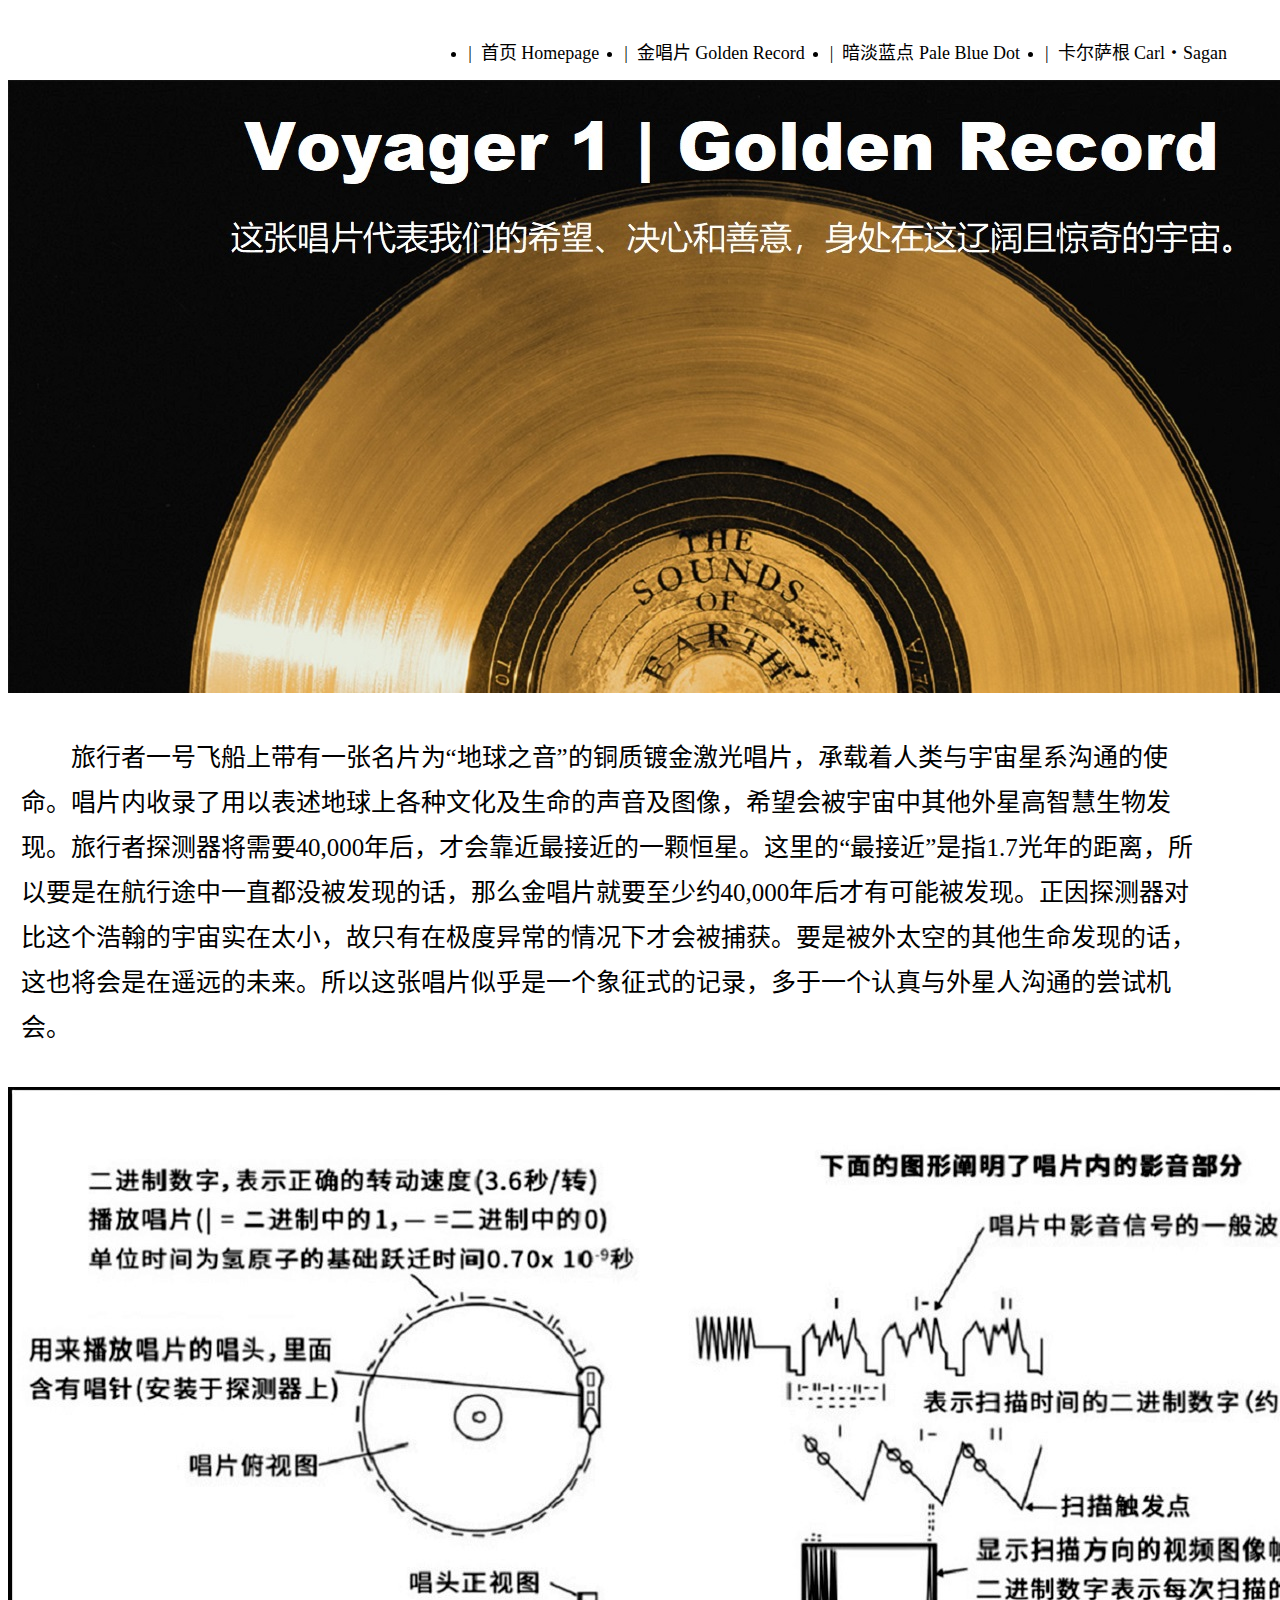
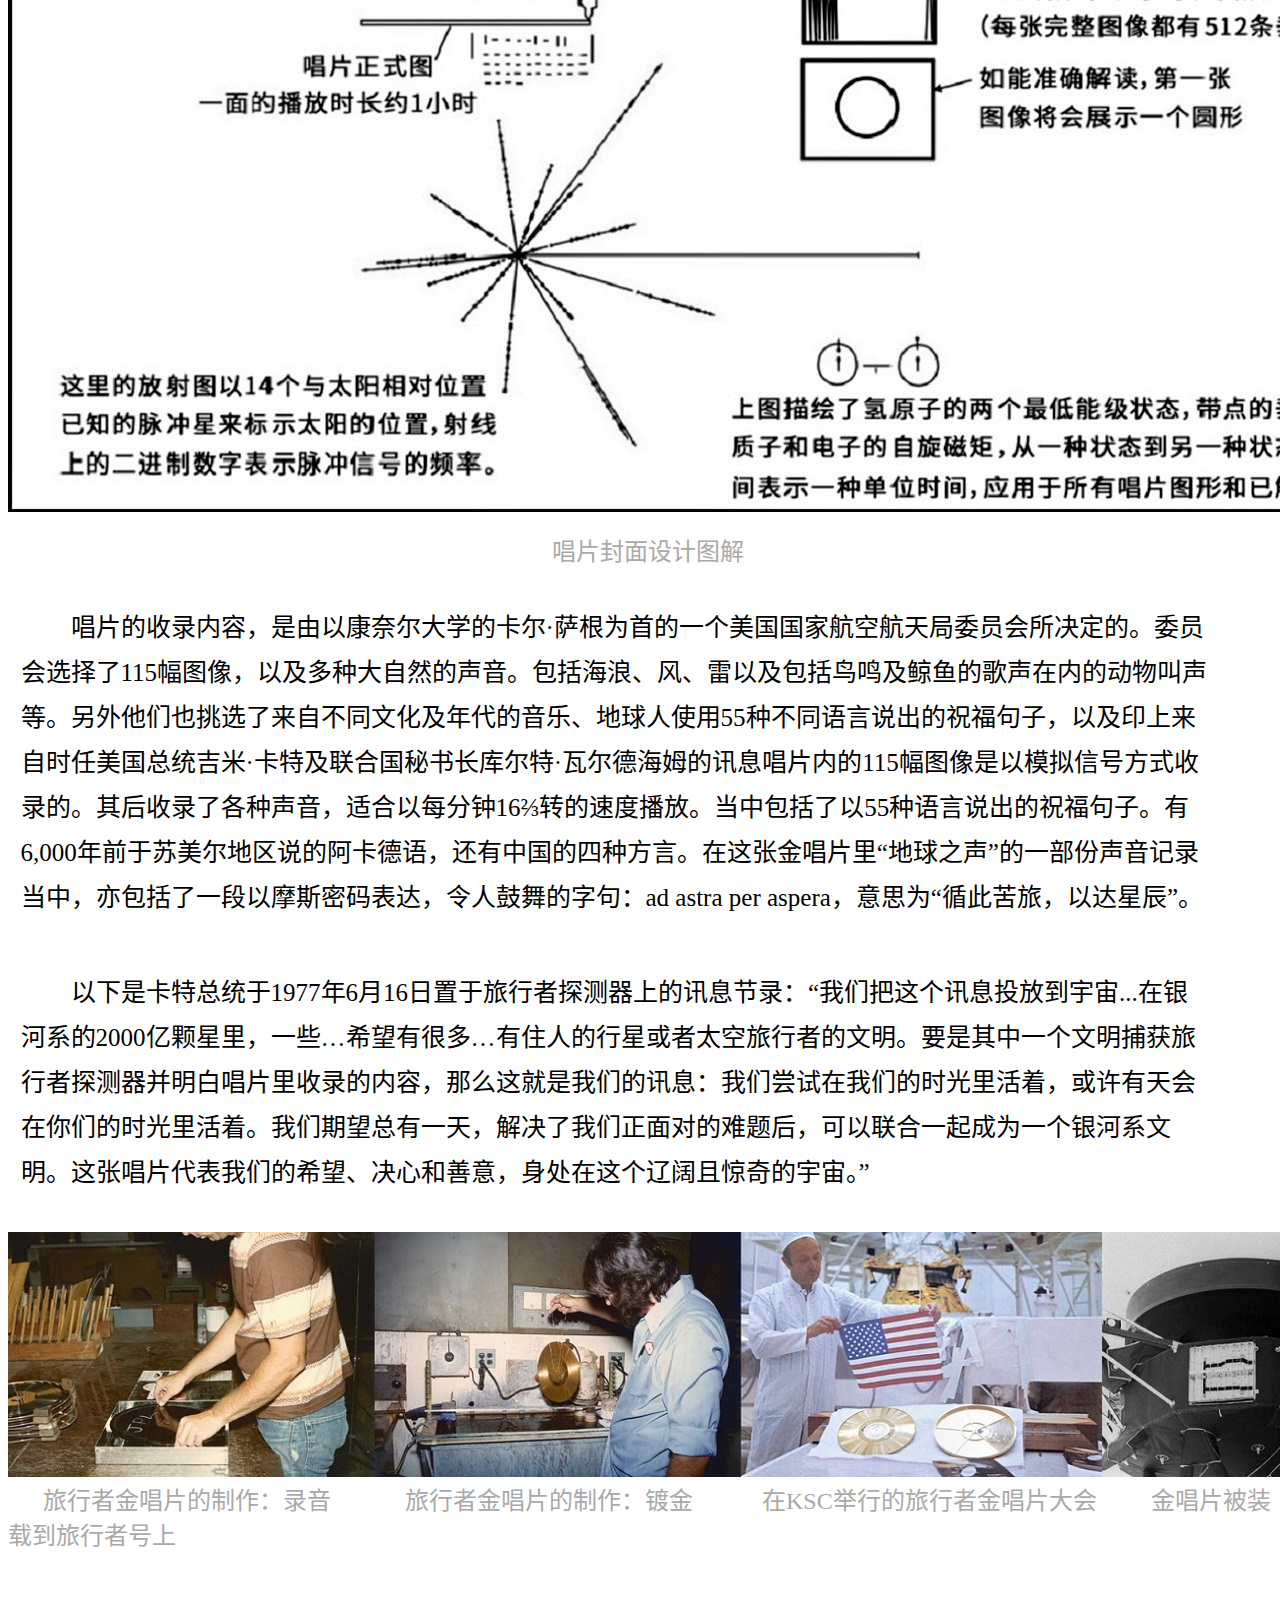
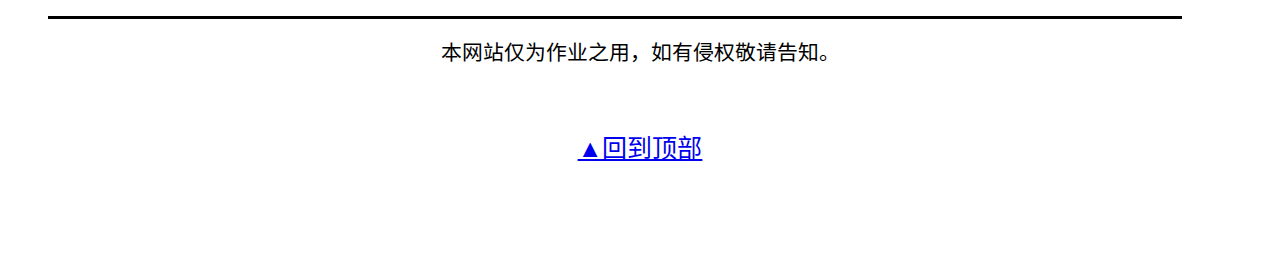
<file: sound.html>
<!DOCTYPE html>
<html lang="zh-CN">
    <head>
        <meta charset="utf-8">   <!-- utf-8中文编码 -->
        <title>Sound</title>  <!-- 网页标题 -->
        <meta name="viewport" content="width=device-width, initial-scale=1.0"><!-- 指定萤幕宽度为装置宽度，画面载入初始缩放比例100%-->
        <meta name="description" content="voyager1">  <!-- 提供搜寻引擎关于网页页面内的重要资讯-->
        <link rel="stylesheet" href="style.css"> <!-- 连结到style.css-->
    </head>
    
    <body>
            
          <header>
            <nav class="navigation"> <!-- 导览列设定开始-->
               <ul>
                   <li><a href="index.html">|&nbsp;&nbsp;首页 Homepage</a></li>
                   <li><a href="sound.html">|&nbsp;&nbsp;金唱片 Golden Record</a></li>
                   <li><a href="dot.html">|&nbsp;&nbsp;暗淡蓝点 Pale Blue Dot</a></li>
                   <li><a href="carl.html">|&nbsp;&nbsp;卡尔萨根 Carl‧Sagan</a></li>
                </ul>
            </nav>                   <!-- 导览列设定结束-->
        </header>
       
        <div class="mainvisual">    <!-- 视觉主图设定-->
                <img src="sound.jpg">
            </div>
        
       <p align="left">旅行者一号飞船上带有一张名片为“地球之音”的铜质镀金激光唱片，承载着人类与宇宙星系沟通的使命。唱片内收录了用以表述地球上各种文化及生命的声音及图像，希望会被宇宙中其他外星高智慧生物发现。旅行者探测器将需要40,000年后，才会靠近最接近的一颗恒星。这里的“最接近”是指1.7光年的距离，所以要是在航行途中一直都没被发现的话，那么金唱片就要至少约40,000年后才有可能被发现。正因探测器对比这个浩翰的宇宙实在太小，故只有在极度异常的情况下才会被捕获。要是被外太空的其他生命发现的话，这也将会是在遥远的未来。所以这张唱片似乎是一个象征式的记录，多于一个认真与外星人沟通的尝试机会。
        </p>
        
        <div class="mainvisual">    <!-- 视觉主图设定-->
                <img src="sound1.jpg";style="align=center">
            </div>
        
        <div class="description">
        <font style="margin:400px" face="DFKai-sb" size=5.5 color="#A9A9A9" > 唱片封面设计图解</font>
        </div>
        
        <p align="left">唱片的收录内容，是由以康奈尔大学的卡尔·萨根为首的一个美国国家航空航天局委员会所决定的。委员会选择了115幅图像，以及多种大自然的声音。包括海浪、风、雷以及包括鸟鸣及鲸鱼的歌声在内的动物叫声等。另外他们也挑选了来自不同文化及年代的音乐、地球人使用55种不同语言说出的祝福句子，以及印上来自时任美国总统吉米·卡特及联合国秘书长库尔特·瓦尔德海姆的讯息唱片内的115幅图像是以模拟信号方式收录的。其后收录了各种声音，适合以每分钟16⅔转的速度播放。当中包括了以55种语言说出的祝福句子。有6,000年前于苏美尔地区说的阿卡德语，还有中国的四种方言。在这张金唱片里“地球之声”的一部份声音记录当中，亦包括了一段以摩斯密码表达，令人鼓舞的字句：ad astra per aspera，意思为“循此苦旅，以达星辰”。 </p>
        
        <p align="left">以下是卡特总统于1977年6月16日置于旅行者探测器上的讯息节录：“我们把这个讯息投放到宇宙...在银河系的2000亿颗星里，一些…希望有很多…有住人的行星或者太空旅行者的文明。要是其中一个文明捕获旅行者探测器并明白唱片里收录的内容，那么这就是我们的讯息：我们尝试在我们的时光里活着，或许有天会在你们的时光里活着。我们期望总有一天，解决了我们正面对的难题后，可以联合一起成为一个银河系文明。这张唱片代表我们的希望、决心和善意，身处在这个辽阔且惊奇的宇宙。” </p>
        
        <div class="mainvisual">    <!-- 视觉主图设定-->
                <img src="sound2-5.jpg">
            </div>
        
        <font style="margin:35px" face="DFKai-sb" size=5.5 color="#A9A9A9" > 旅行者金唱片的制作：录音</font>
        <font style="margin:35px" face="DFKai-sb" size=5.5 color="#A9A9A9"> 旅行者金唱片的制作：镀金</font>
        <font style="margin:30px" face="DFKai-sb" size=5.5 color="#A9A9A9"> 在KSC举行的旅行者金唱片大会</font>
        <font style="margin:20px" face="DFKai-sb" size=5.5 color="#A9A9A9"> 金唱片被装载到旅行者号上</font>
        
     
        <footer>
			<p class="copyright"><small>本网站仅为作业之用，如有侵权敬请告知。</small></p>
            <p class="pagetop"><a href="#top">▲回到顶部</a></p>
        </footer>
    </body>
</html>
</file>
<file: style.css>
/* 设定了标籤列 */
.navigation ul{
   float:right;
   margin-top:30px;
   margin-right:20px;
}
.navigation ul li{
   float:left;
   margin-right:25px;
   font-size:18px;
}
.navigation ul li a{
   text-decoration: none;
   color:black;
}

/* 设定了主视觉图*/
.mainvisual{
  margin: 0 auto; 
}

/* 设定了字体*/
p{
  font-size: 25px;
  text-indent: 2em;
  line-height: 45px;
  padding: 0.5em;
  margin-right:2em;
}

p2
{
 font-size: 20px;
 text-align: center;
 font-family: "DFKai-sb";
 color: #A9A9A9;
 margin: 0 auto;
}

p3{
  font-family:"Cambria";
  font-size: 25px;
  line-height: 35px;
  padding: 0em;
  margin: 0 auto;
}

h1{
  font-size: 50px;
  line-height: 00px;
  padding: 0.5em;
  text-align:left;
}

h2{
  font-size: 30px;
  line-height: 0px;
  padding: 0em;
  text-indent: 1em;
  color: #A9A9A9;
  margin-bottom:1.5em;
}

h3{
  font-family:"Arial Black";
  font-size: 70px; 
  padding: 10px;      
  line-height: 0px;
  margin-top:50px;
  margin-bottom:40px;
  text-align: left;
}
/* 设定了正文*/
.font{   
  margin-left: 3em;
  margin-right: 2em;
}

/* 设定了插图*/
.picture{
  text-align-last:center;
}

/* 设定了插图註脚*/
.description{
  margin-top: 1em;
  margin-left: 3em;
  margin-right: 2em;
  text-align-last: center;
}

/* 设定了页尾*/
footer{
	font-size:10px;
	font-weight: 300;
    line-height: 1em;
	padding: 40px;
}

/* 着作权资讯 */
.copyright {
    border-top: solid 3px #000000;
    text-align: center;
	padding-top: 10px;
}
.pagetop{
  text-align-last: center;  
}
</file>
